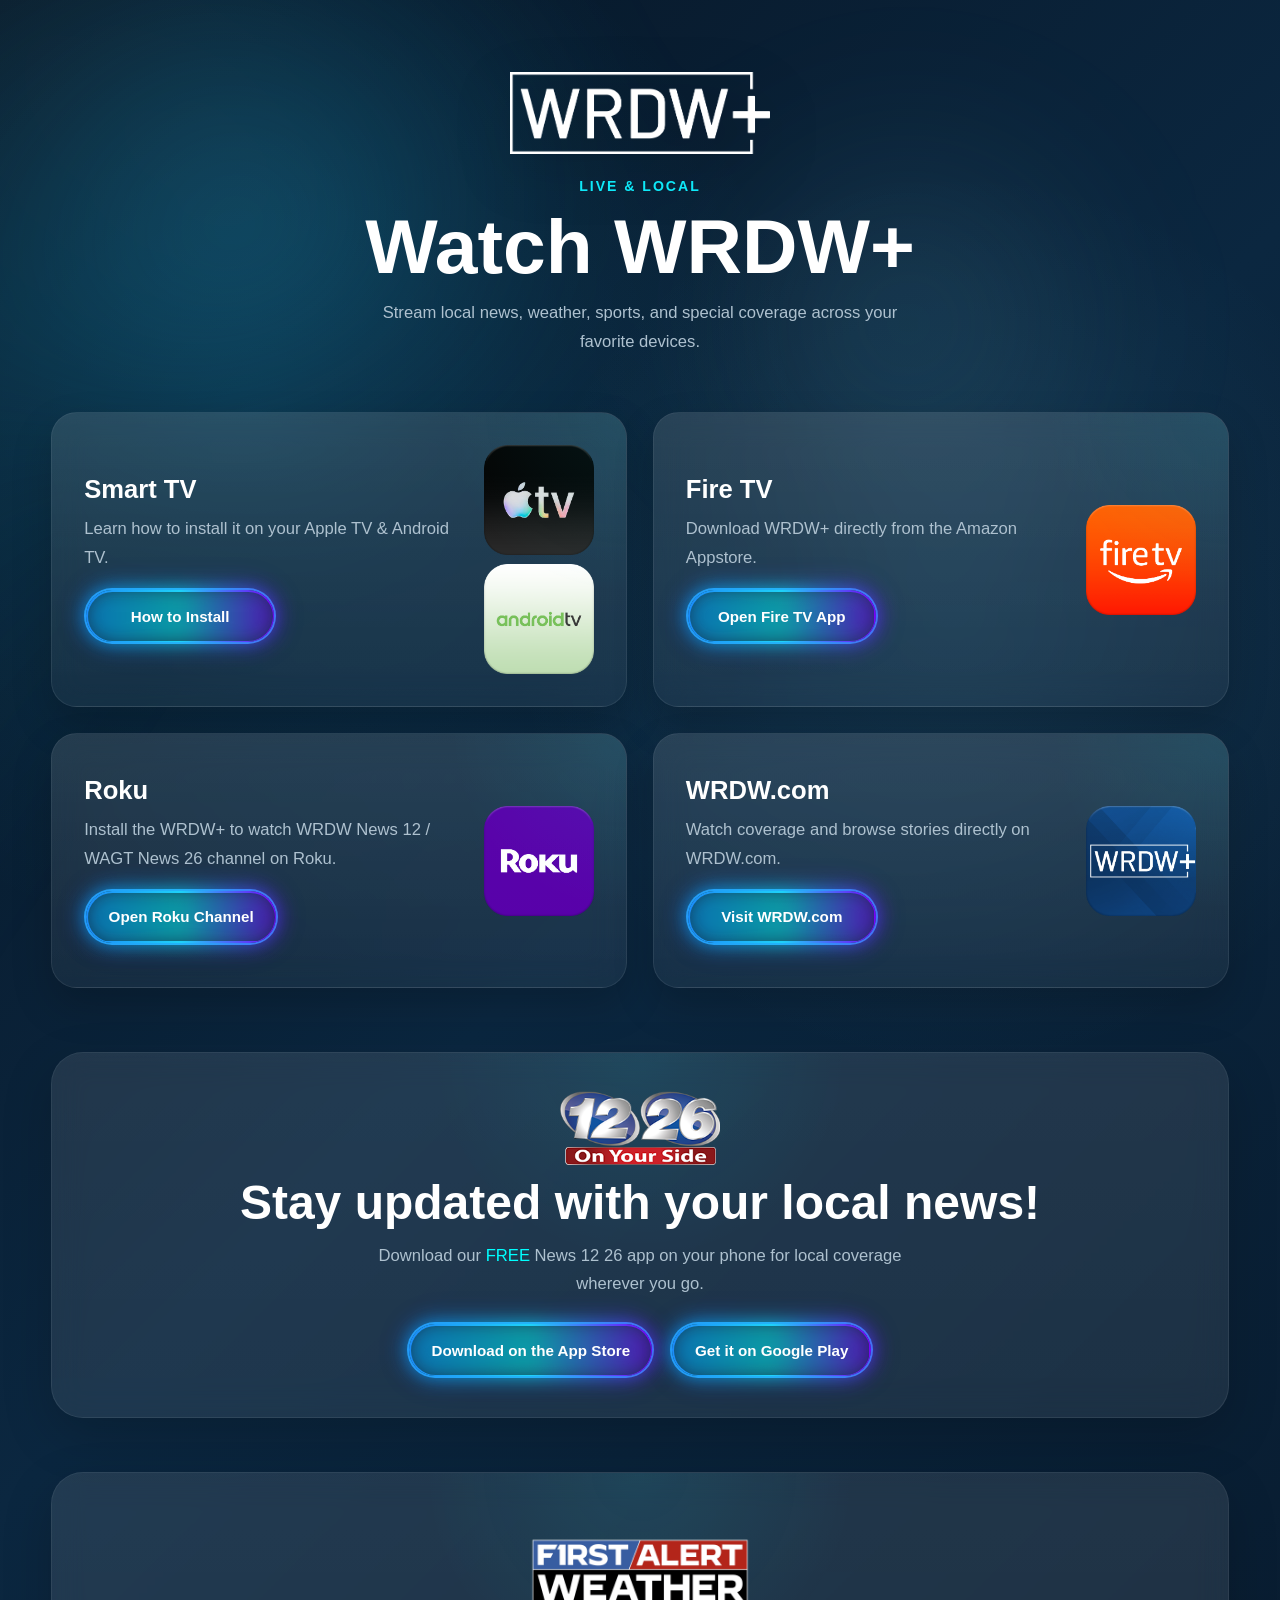
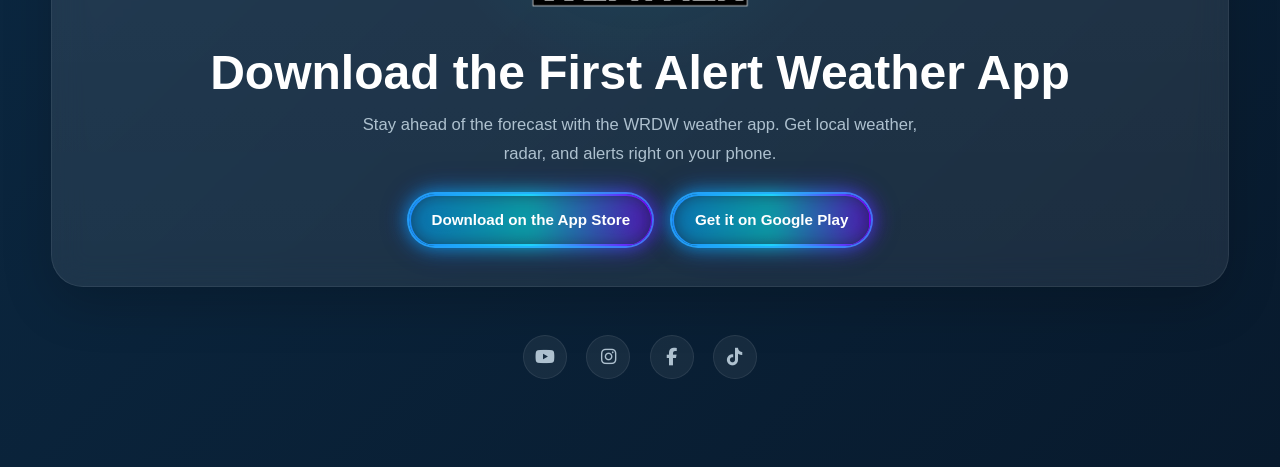
<file: index.html>
<!DOCTYPE html>
<html lang="en">
<head>
  <meta charset="UTF-8" />
  <meta name="viewport" content="width=device-width, initial-scale=1.0" />
  <title>WRDW+ Live & Local News</title>
  <link rel="stylesheet" href="style.css" />
  <link rel="stylesheet" href="https://cdnjs.cloudflare.com/ajax/libs/font-awesome/6.5.0/css/all.min.css">
</head>
<body class="wrdw-plus-page">

  <main class="wrdw-plus-shell">
    <section class="wrdw-plus-hero">
      <img src="assets/wrdwlogo.png" alt="WRDW+ logo" class="wrdw-plus-logo" />

      <div class="wrdw-plus-hero-copy">
        <span class="wrdw-plus-kicker">Live &amp; Local</span>
        <h1>Watch WRDW+</h1>
        <p>
          Stream local news, weather, sports, and special coverage across your favorite devices.
        </p>
      </div>
    </section>

    <section class="wrdw-plus-grid">

  <!-- SMART TV -->
  <article class="watch-card watch-card-split">
    <div class="watch-card-content">
      <div class="watch-card-top">
        <h3>Smart TV</h3>
        <p>Learn how to install it on your Apple TV &amp; Android TV.</p>
      </div>

      <div class="watch-card-actions">
        <a href="howto.html" class="button-1 glow-btn">
          <span>How to Install</span>
        </a>
      </div>
    </div>

    <div class="watch-card-icon-group">
      <img src="assets/apple.png" alt="Apple TV">
      <img src="assets/android.png" alt="Android TV">
    </div>
  </article>


  <!-- FIRE TV -->
  <article class="watch-card watch-card-split">
    <div class="watch-card-content">
      <div class="watch-card-top">
        <h3>Fire TV</h3>
        <p>Download WRDW+ directly from the Amazon Appstore.</p>
      </div>

      <div class="watch-card-actions">
        <a href="https://www.amazon.com/Gray-Television-Group-Inc-WRDW/dp/B00V3UTYCG/"
           target="_blank"
           class="button-1 glow-btn">
          <span>Open Fire TV App</span>
        </a>
      </div>
    </div>

    <div class="watch-card-icon">
      <img src="assets/firetv.png" alt="Fire TV">
    </div>
  </article>


  <!-- ROKU -->
  <article class="watch-card watch-card-split">
    <div class="watch-card-content">
      <div class="watch-card-top">
        <h3>Roku</h3>
        <p>Install the WRDW+ to watch WRDW News 12 / WAGT News 26 channel on Roku.</p>
      </div>

      <div class="watch-card-actions">
        <a href="https://channelstore.roku.com/details/efa224ec93c4f431445c176462052a7f:6d809f5ff3d060c5cb4a517232f8e0d5/wrdw"
           target="_blank"
           class="button-1 glow-btn">
          <span>Open Roku Channel</span>
        </a>
      </div>
    </div>

    <div class="watch-card-icon">
      <img src="assets/Roku.png" alt="Roku">
    </div>
  </article>


  <!-- WEB -->
  <article class="watch-card watch-card-split">
    <div class="watch-card-content">
      <div class="watch-card-top">
        <h3>WRDW.com</h3>
        <p>Watch coverage and browse stories directly on WRDW.com.</p>
      </div>

      <div class="watch-card-actions">
        <a href="https://www.wrdw.com"
           target="_blank"
           class="button-1 glow-btn">
          <span>Visit WRDW.com</span>
        </a>
      </div>
    </div>

    <div class="watch-card-icon">
      <img src="assets/WRDW+.png" alt="Web">
    </div>
  </article>

</section>

    <section class="wrdw-plus-app-section">
      <div class="wrdw-plus-app-copy">
        <img src="assets/1226.png" alt="" style="width: 20%;">
        <h2>Stay updated with your local news!</h2>
        <p>
          Download our <span style="color: aqua;">FREE</span> News 12 26 app on your phone for local coverage wherever you go.
        </p>
      </div>

      <div class="wrdw-plus-app-buttons">
        <a href="https://apps.apple.com/us/app/wrdw-news-12/id420938201" class="button-1 glow-btn" target="_blank">
          <span>Download on the App Store</span>
        </a>

        <a href="https://play.google.com/store/apps/details?id=com.graytv.android.wrdwnews&hl=en_US" class="button-1 glow-btn" target="_blank">
          <span>Get it on Google Play</span>
        </a>
      </div>
    </section>

    <br><br><br>

    <section class="wrdw-plus-app-section">
      <div class="wrdw-plus-app-copy">
        <img src="assets/first-alert-weather.png" alt="" style="width: 20%;">
        <h2>Download the First Alert Weather App</h2>
        <p>
          Stay ahead of the forecast with the WRDW weather app. Get local weather, radar, and alerts right on your phone.
        </p>
      </div>

      <div class="wrdw-plus-app-buttons">
        <a href="https://apps.apple.com/us/app/wrdw-weather/id1356247299" class="button-1 glow-btn" target="_blank">
          <span>Download on the App Store</span>
        </a>

        <a href="https://play.google.com/store/apps/details?id=com.wrdw.android.weather&hl=en_US" class="button-1 glow-btn" target="_blank">
          <span>Get it on Google Play</span>
        </a>
      </div>
    </section>

    
    <section class="socials">
      <a href="https://www.youtube.com/channel/UCTU2nwebYm3QBuCG3_I0rQw" target="_blank">
        <i class="fa-brands fa-youtube"></i>
      </a>

      <a href="https://www.instagram.com/wrdw_wagt/" target="_blank">
        <i class="fa-brands fa-instagram"></i>
      </a>

      <a href="https://www.facebook.com/wrdwtv/" target="_blank">
        <i class="fa-brands fa-facebook-f"></i>
      </a>

      <a href="https://www.tiktok.com/@wrdwnews12" target="_blank">
        <i class="fa-brands fa-tiktok"></i>
      </a>
    </section>
    
  </main>

</body>
</html>
</file>
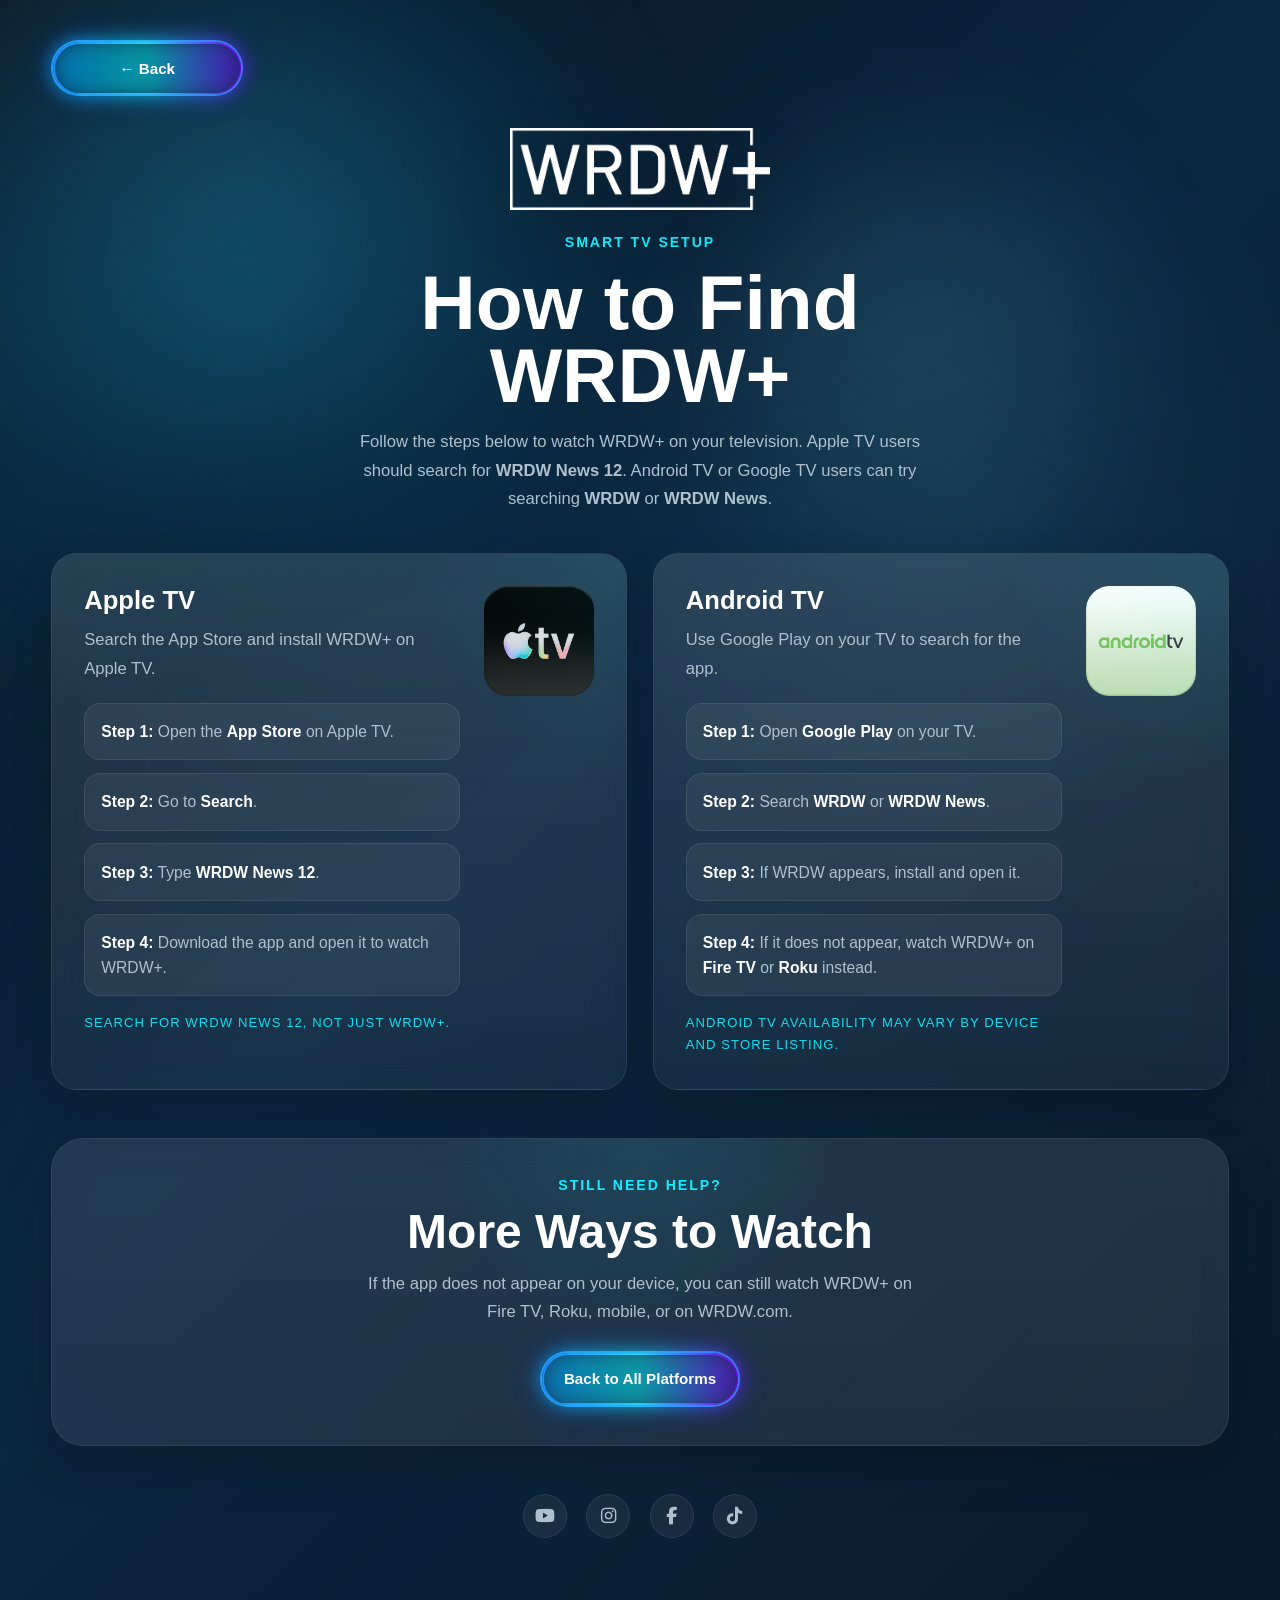
<file: howto.html>
<!DOCTYPE html>
<html lang="en">
<head>
  <meta charset="UTF-8" />
  <meta name="viewport" content="width=device-width, initial-scale=1.0" />
  <title>How to Find WRDW+ on Apple TV and Android TV</title>
  <link rel="stylesheet" href="style.css" />
  <link rel="stylesheet" href="https://cdnjs.cloudflare.com/ajax/libs/font-awesome/6.5.0/css/all.min.css">
</head>
<body class="wrdw-plus-page">

  <main class="wrdw-plus-shell howto-shell">

    <a href="javascript:history.back()" class="button-1 glow-btn back-btn">
      <span>← Back</span>
    </a>

    <section class="wrdw-plus-hero howto-hero">
      <img src="assets/wrdwlogo.png" alt="WRDW+ logo" class="wrdw-plus-logo" />

      <div class="wrdw-plus-hero-copy">
        <span class="wrdw-plus-kicker">Smart TV Setup</span>
        <h1>How to Find WRDW+</h1>
        <p>
          Follow the steps below to watch WRDW+ on your television.
          Apple TV users should search for <strong>WRDW News 12</strong>.
          Android TV or Google TV users can try searching <strong>WRDW</strong> or
          <strong>WRDW News</strong>.
        </p>
      </div>
    </section>

    <section class="wrdw-plus-grid howto-grid">

      <article class="watch-card howto-card">
        <div class="watch-card-content">
          <div class="watch-card-top">
            <h3>Apple TV</h3>
            <p>Search the App Store and install WRDW+ on Apple TV.</p>
          </div>

          <ul class="howto-steps">
            <li><strong>Step 1:</strong> Open the <strong>App Store</strong> on Apple TV.</li>
            <li><strong>Step 2:</strong> Go to <strong>Search</strong>.</li>
            <li><strong>Step 3:</strong> Type <strong>WRDW News 12</strong>.</li>
            <li><strong>Step 4:</strong> Download the app and open it to watch WRDW+.</li>
          </ul>

          <p class="howto-note">Search for WRDW News 12, not just WRDW+.</p>
        </div>

        <div class="watch-card-icon">
          <img src="assets/apple.png" alt="Apple TV icon" />
        </div>
      </article>

      <article class="watch-card howto-card">
        <div class="watch-card-content">
          <div class="watch-card-top">
            <h3>Android TV</h3>
            <p>Use Google Play on your TV to search for the app.</p>
          </div>

          <ul class="howto-steps">
            <li><strong>Step 1:</strong> Open <strong>Google Play</strong> on your TV.</li>
            <li><strong>Step 2:</strong> Search <strong>WRDW</strong> or <strong>WRDW News</strong>.</li>
            <li><strong>Step 3:</strong> If WRDW appears, install and open it.</li>
            <li><strong>Step 4:</strong> If it does not appear, watch WRDW+ on <strong>Fire TV</strong> or <strong>Roku</strong> instead.</li>
          </ul>

          <p class="howto-note">Android TV availability may vary by device and store listing.</p>
        </div>

        <div class="watch-card-icon">
          <img src="assets/android.png" alt="Android TV icon" />
        </div>
      </article>

    </section>

    <section class="wrdw-plus-app-section howto-help-section">
      <div class="wrdw-plus-app-copy">
        <span class="wrdw-plus-kicker">Still Need Help?</span>
        <h2>More Ways to Watch</h2>
        <p>
          If the app does not appear on your device, you can still watch WRDW+ on Fire TV, Roku, mobile, or on WRDW.com.
        </p>
      </div>

      <div class="wrdw-plus-app-buttons">
        <a href="index.html" class="button-1 glow-btn">
          <span>Back to All Platforms</span>
        </a>

      </div>
    </section>

    <section class="socials">
      <a href="https://www.youtube.com/channel/UCTU2nwebYm3QBuCG3_I0rQw" target="_blank">
        <i class="fa-brands fa-youtube"></i>
      </a>

      <a href="https://www.instagram.com/wrdw_wagt/" target="_blank">
        <i class="fa-brands fa-instagram"></i>
      </a>

      <a href="https://www.facebook.com/wrdwtv/" target="_blank">
        <i class="fa-brands fa-facebook-f"></i>
      </a>

      <a href="https://www.tiktok.com/@wrdwnews12" target="_blank">
        <i class="fa-brands fa-tiktok"></i>
      </a>
    </section>

  </main>

</body>
</html>
</file>
<file: style.css>
*,
*::before,
*::after {
  box-sizing: border-box;
  margin: 0;
  padding: 0;
}

:root {
  --primary-bg: #0d3d60;
  --btnColors: #0078d7;
  --secondary-bg: #194f76;
  --font-colors: #aec1cf;
  --dark-button: #032340;
  --white: #ffffff;
  --bright: #0fefff;
  --bg-dark: #081829;
  --card-dark: #101f38;
  --section-width: min(1200px, 88%);
  --radius-lg: 2rem;
  --radius-md: 1.25rem;
  --shadow-soft: 0 18px 50px rgba(0, 0, 0, 0.18);
  --transition: 0.3s ease;
}

html {
  scroll-behavior: smooth;
  overflow-x: hidden;
}

body {
  font-family: Outfit, sans-serif;
  color: var(--white);
  min-height: 100vh;
  overflow-x: hidden;
  background:
    radial-gradient(circle at 20% 20%, rgba(30, 203, 255, 0.1), transparent 28%),
    radial-gradient(circle at 75% 30%, rgba(127, 232, 255, 0.08), transparent 26%),
    linear-gradient(135deg, #071423 0%, #0b2740 45%, #081a2d 100%);
  position: relative;
}

body::before {
  content: "";
  position: fixed;
  inset: -20%;
  pointer-events: none;
  z-index: 0;
  background:
    radial-gradient(circle at 30% 30%, rgba(30, 203, 255, 0.18), transparent 22%),
    radial-gradient(circle at 65% 40%, rgba(127, 232, 255, 0.12), transparent 18%),
    conic-gradient(
      from 210deg at 35% 35%,
      rgba(0, 0, 0, 0) 0deg,
      rgba(30, 203, 255, 0.1) 50deg,
      rgba(127, 232, 255, 0.05) 95deg,
      rgba(0, 0, 0, 0) 150deg
    );
  filter: blur(70px);
  animation: ambientGlowMove 14s ease-in-out infinite alternate;
}

@keyframes ambientGlowMove {
  0% {
    transform: translate3d(-2%, -1%, 0) scale(1);
    opacity: 0.75;
  }
  50% {
    transform: translate3d(2%, 1%, 0) scale(1.05);
    opacity: 0.95;
  }
  100% {
    transform: translate3d(0%, 2%, 0) scale(1.02);
    opacity: 0.8;
  }
}

img {
  display: block;
  max-width: 100%;
}

a {
  text-decoration: none;
  color: inherit;
}

h1 {
  font-size: clamp(3rem, 6vw, 5.25rem);
  line-height: 0.95;
  color: white;
}

h2 {
  font-size: clamp(2rem, 4vw, 3rem);
  line-height: 1;
  color: white;
}

h3 {
  font-size: clamp(1.45rem, 2vw, 1.9rem);
  line-height: 1.1;
  color: white;
}

p {
  font-size: clamp(1rem, 1.3vw, 1.1rem);
  color: var(--font-colors);
  line-height: 1.7;
  font-weight: 300;
}

.wrdw-plus-shell {
  position: relative;
  z-index: 1;
  width: min(92%, 1180px);
  margin: 0 auto;
  padding: 4.5rem 0 5.5rem;
}

.wrdw-plus-hero {
  display: flex;
  flex-direction: column;
  align-items: center;
  text-align: center;
  gap: 1.5rem;
  margin-bottom: 3.5rem;
}

.wrdw-plus-logo {
  width: min(260px, 45vw);
  height: auto;
  filter: drop-shadow(0 18px 28px rgba(0, 0, 0, 0.28));
}

.wrdw-plus-hero-copy {
  display: flex;
  flex-direction: column;
  gap: 1rem;
  align-items: center;
  max-width: 760px;
}

.wrdw-plus-kicker {
  color: var(--bright);
  font-size: 0.88rem;
  font-weight: 700;
  letter-spacing: 0.14em;
  text-transform: uppercase;
}

.wrdw-plus-hero-copy p,
.wrdw-plus-app-copy p {
  max-width: 62ch;
}

.wrdw-plus-grid {
  width: 100%;
  display: grid;
  grid-template-columns: repeat(2, minmax(0, 1fr));
  gap: 1.6rem;
  margin-bottom: 4rem;
}

.watch-card {
  background: linear-gradient(180deg, rgba(255, 255, 255, 0.1) 0%, rgba(255, 255, 255, 0.05) 100%);
  border: 1px solid rgba(255, 255, 255, 0.08);
  border-radius: 1.6rem;
  box-shadow: 0 18px 40px rgba(0, 0, 0, 0.18);
  padding: 2rem;
  display: flex;
  flex-direction: column;
  justify-content: space-between;
  gap: 1.75rem;
  overflow: hidden;
  position: relative;
  min-height: 255px;
  transition: transform 0.3s ease, box-shadow 0.3s ease, border-color 0.3s ease;
  backdrop-filter: blur(16px);
  -webkit-backdrop-filter: blur(16px);
}

.watch-card::before {
  content: "";
  position: absolute;
  inset: 0;
  background:
    radial-gradient(circle at top right, rgba(15, 239, 255, 0.08), transparent 28%),
    linear-gradient(180deg, rgba(255, 255, 255, 0.02), rgba(255, 255, 255, 0));
  pointer-events: none;
}

.watch-card:hover {
  transform: translateY(-6px);
  box-shadow: 0 24px 48px rgba(0, 0, 0, 0.24);
  border-color: rgba(15, 239, 255, 0.24);
}

.watch-card-top,
.watch-card-actions {
  position: relative;
  z-index: 1;
}

.watch-card-top {
  display: flex;
  flex-direction: column;
  gap: 0.75rem;
}

.watch-card-top h3 {
  margin: 0;
}

.watch-card-top p {
  max-width: 40ch;
}

.watch-card-actions {
  display: flex;
  flex-wrap: wrap;
  gap: 0.9rem;
}

.button-1 {
  min-height: 56px;
  min-width: 12rem;
  padding: 1rem 1.4rem;
  border-radius: 999px;
  display: inline-flex;
  align-items: center;
  justify-content: center;
  text-align: center;
  transition: var(--transition);
  background-color: var(--btnColors);
  color: white;
  font-weight: 600;
}

.button-1 span {
  position: relative;
  z-index: 2;
  font-size: clamp(0.95rem, 1.1vw, 1.05rem);
}

.glow-btn {
  position: relative;
  isolation: isolate;
  border: 2px solid rgba(53, 157, 255, 0.95);
  background: rgba(11, 30, 52, 0.55);
  color: #ffffff;
  box-shadow:
    0 0 0 1px rgba(53, 157, 255, 0.16) inset,
    0 0 14px rgba(0, 174, 255, 0.22),
    0 0 32px rgba(102, 0, 255, 0.18);
  overflow: visible;
  backdrop-filter: blur(10px);
  -webkit-backdrop-filter: blur(10px);
}

.glow-btn::before {
  content: "";
  position: absolute;
  inset: -3px;
  border-radius: 999px;
  background: linear-gradient(
    90deg,
    rgba(0, 160, 255, 0.9),
    rgba(0, 255, 255, 0.8),
    rgba(120, 0, 255, 0.9)
  );
  z-index: -2;
  filter: blur(10px);
  opacity: 0.65;
  animation: glowPulse 2.8s ease-in-out infinite;
}

.glow-btn::after {
  content: "";
  position: absolute;
  inset: 0;
  border-radius: 999px;
  padding: 1.5px;
  background: linear-gradient(90deg, #1d8fff, #20d8ff, #7a00ff);
  -webkit-mask:
    linear-gradient(#000 0 0) content-box,
    linear-gradient(#000 0 0);
  -webkit-mask-composite: xor;
  mask-composite: exclude;
  z-index: -1;
  opacity: 0.95;
}

.glow-btn:hover {
  transform: translateY(-2px);
  box-shadow:
    0 0 0 1px rgba(53, 157, 255, 0.18) inset,
    0 0 18px rgba(0, 174, 255, 0.28),
    0 0 42px rgba(102, 0, 255, 0.24);
}

.glow-btn:hover::before {
  opacity: 0.9;
}

@keyframes glowPulse {
  0%,
  100% {
    opacity: 0.55;
    transform: scale(1);
  }
  50% {
    opacity: 0.9;
    transform: scale(1.03);
  }
}

.wrdw-plus-app-section {
  width: 100%;
  padding: 2.4rem;
  border-radius: 2rem;
  background: rgba(255, 255, 255, 0.08);
  backdrop-filter: blur(16px);
  -webkit-backdrop-filter: blur(16px);
  border: 1px solid rgba(255, 255, 255, 0.08);
  box-shadow: var(--shadow-soft);
  display: flex;
  flex-direction: column;
  gap: 1.5rem;
  align-items: center;
  text-align: center;
  position: relative;
  overflow: hidden;
}

.wrdw-plus-app-section::before {
  content: "";
  position: absolute;
  inset: 0;
  background:
    radial-gradient(circle at top center, rgba(15, 239, 255, 0.08), transparent 30%),
    linear-gradient(180deg, rgba(255, 255, 255, 0.02), rgba(255, 255, 255, 0));
  pointer-events: none;
}

.wrdw-plus-app-copy,
.wrdw-plus-app-buttons {
  position: relative;
  z-index: 1;
}

.wrdw-plus-app-copy {
  display: flex;
  flex-direction: column;
  gap: 0.9rem;
  align-items: center;
}

.wrdw-plus-app-buttons {
  display: flex;
  gap: 1rem;
  flex-wrap: wrap;
  justify-content: center;
}

@media (max-width: 900px) {
  .wrdw-plus-grid {
    grid-template-columns: 1fr;
  }
}

@media (max-width: 768px) {
  .wrdw-plus-shell {
    width: 90%;
    padding: 3rem 0 4rem;
  }

  .wrdw-plus-hero {
    gap: 1.2rem;
    margin-bottom: 2.5rem;
  }

  .watch-card {
    min-height: auto;
    padding: 1.5rem;
    border-radius: 1.3rem;
  }

  .wrdw-plus-app-section {
    padding: 1.8rem 1.25rem;
    border-radius: 1.4rem;
  }

  .wrdw-plus-app-buttons,
  .watch-card-actions {
    width: 100%;
    justify-content: center;
  }

  .button-1 {
    width: min(100%, 340px);
  }
}

@media (max-width: 480px) {
  h1 {
    font-size: clamp(2.4rem, 11vw, 3.5rem);
  }

  h2 {
    font-size: clamp(1.8rem, 8vw, 2.4rem);
  }

  h3 {
    font-size: 1.35rem;
  }

  .wrdw-plus-logo {
    width: min(220px, 55vw);
  }
}

/* SPLIT LAYOUT */
.watch-card-split {
  display: grid;
  grid-template-columns: 1fr 110px;
  gap: 1.5rem;
  align-items: center;
}

/* CONTENT WRAP */
.watch-card-content {
  display: flex;
  flex-direction: column;
  gap: 1rem;
}



.watch-card-icon img {
  width: 100%;
  height: 100%;
  object-fit: contain;
}

/* MULTI ICON (SMART TV) */
.watch-card-icon-group {
  display: flex;
  flex-direction: column;
  gap: 0.6rem;
}
/* 
.watch-card-icon-group img {
  width: 100px;
  aspect-ratio: 1 / 1;

  border-radius: 0.8rem;
  background: rgba(255,255,255,0.08);
  border: 1px solid rgba(255,255,255,0.08);

  padding: 0.6rem;
  object-fit: contain;
} */

/* MOBILE */
@media (max-width: 768px) {
  .watch-card-split {
    grid-template-columns: 1fr;
  }

  .watch-card-icon,
  .watch-card-icon-group {
    margin: 0 auto;
  }
}

/* HOW TO PAGE */
.howto-shell {
  padding-top: 2.5rem;
}

.back-btn {
  margin-bottom: 2rem;
  align-self: flex-start;
}

.howto-hero {
  margin-bottom: 2.5rem;
}

.howto-grid {
  margin-bottom: 3rem;
}

.howto-card {
  display: grid;
  grid-template-columns: minmax(0, 1fr) 110px;
  gap: 1.5rem;
  align-items: start;
  min-height: 100%;
}

.howto-steps {
  list-style: none;
  display: flex;
  flex-direction: column;
  gap: 0.8rem;
  margin-top: 0.25rem;
}

.howto-steps li {
  color: var(--font-colors);
  font-size: 0.98rem;
  line-height: 1.6;
  padding: 0.95rem 1rem;
  border-radius: 1rem;
  background: rgba(255, 255, 255, 0.06);
  border: 1px solid rgba(255, 255, 255, 0.08);
}

.howto-steps strong {
  color: white;
  font-weight: 700;
}

.howto-note {
  font-size: 0.82rem;
  text-transform: uppercase;
  letter-spacing: 0.08em;
  color: var(--bright);
  opacity: 0.9;
}

.howto-help-section {
  margin-top: 0;
}

@media (max-width: 768px) {
  .howto-card {
    grid-template-columns: 1fr;
  }

  .back-btn {
    align-self: center;
    margin-bottom: 1.5rem;
  }

  .watch-card img{
    width: 15%;
    justify-content: center;
    align-items: center;
    justify-self: center;

  }
}

.socials {
  margin-top: 3rem;
  display: flex;
  justify-content: center;
  gap: 1.2rem;
}

/* ICON STYLE */
.socials a {
  width: 44px;
  height: 44px;

  display: flex;
  align-items: center;
  justify-content: center;

  border-radius: 999px;

  background: rgba(255,255,255,0.06);
  border: 1px solid rgba(255,255,255,0.08);

  color: var(--font-colors);
  font-size: 1.1rem;

  transition: 0.25s ease;
}

/* HOVER (subtle glow like your system) */
.socials a:hover {
  color: white;
  border-color: var(--bright);

  background: rgba(15,239,255,0.12);
  transform: translateY(-2px);
}
</file>
